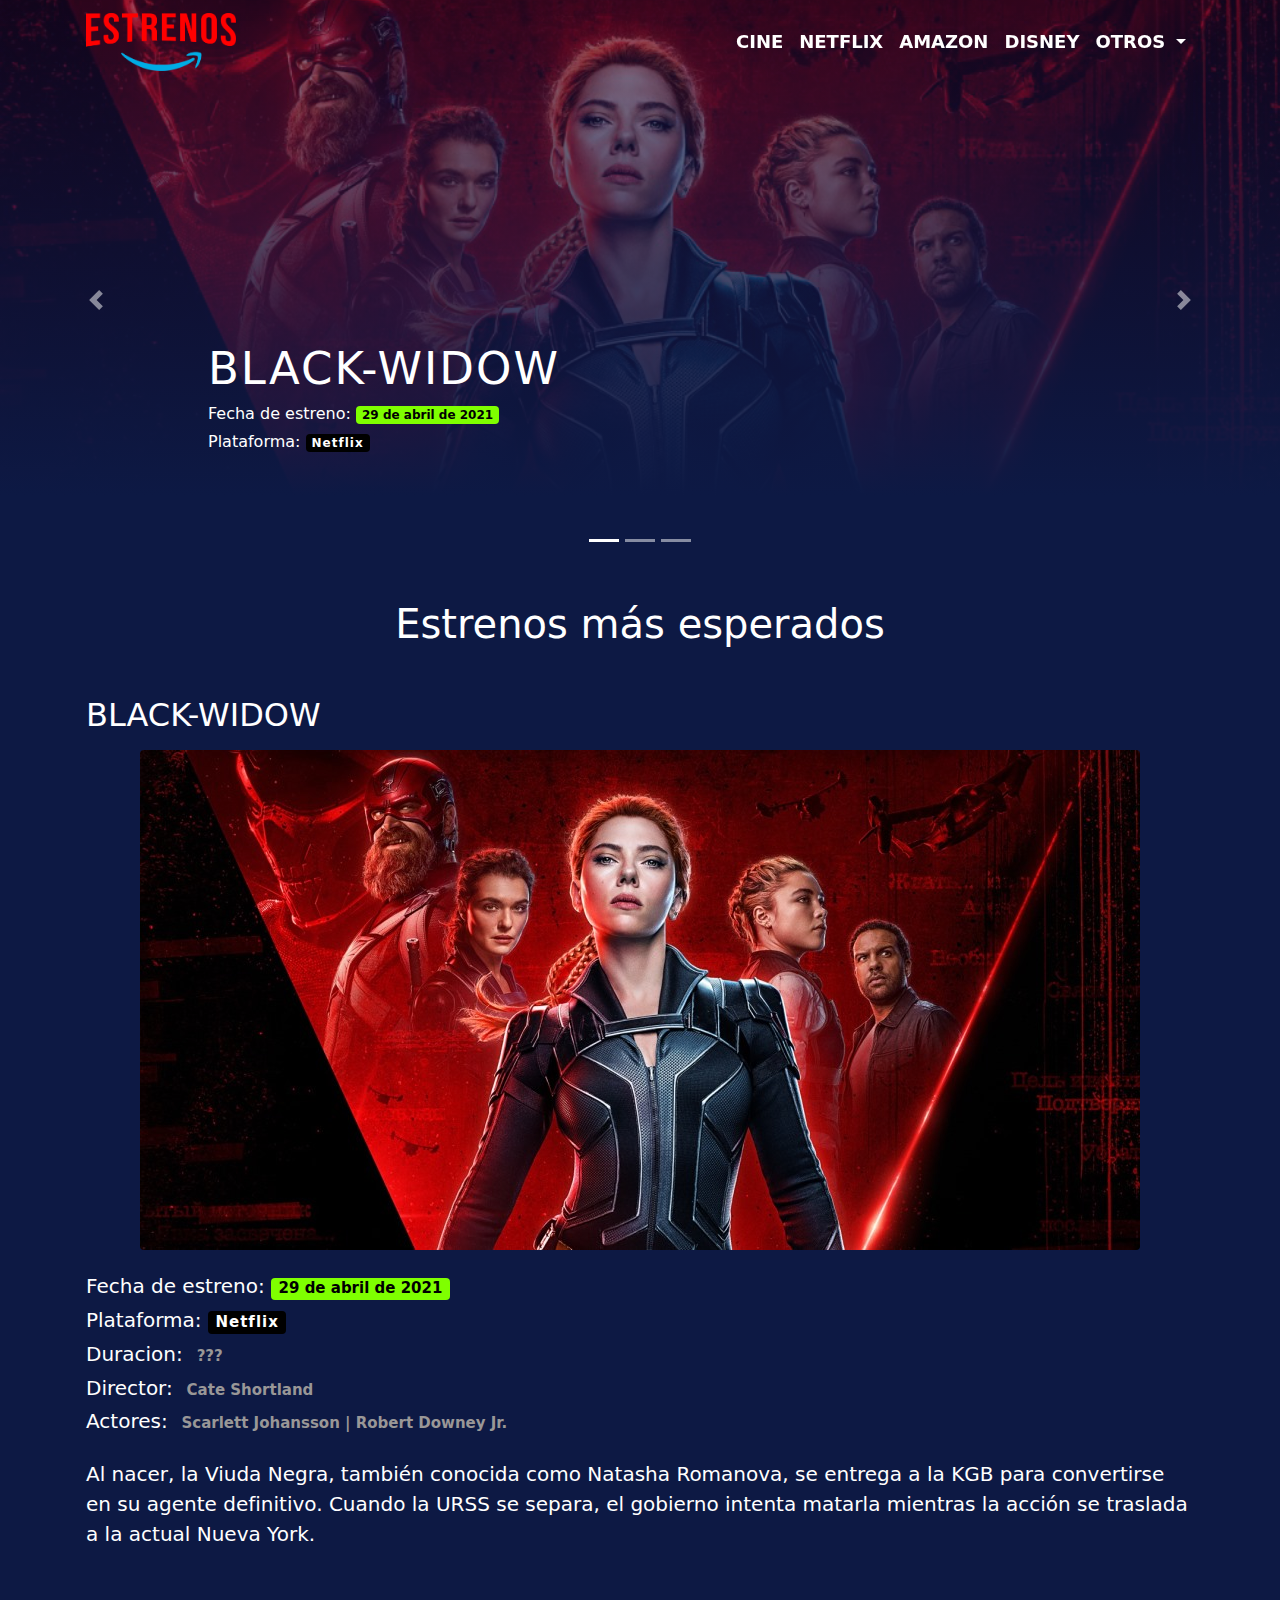
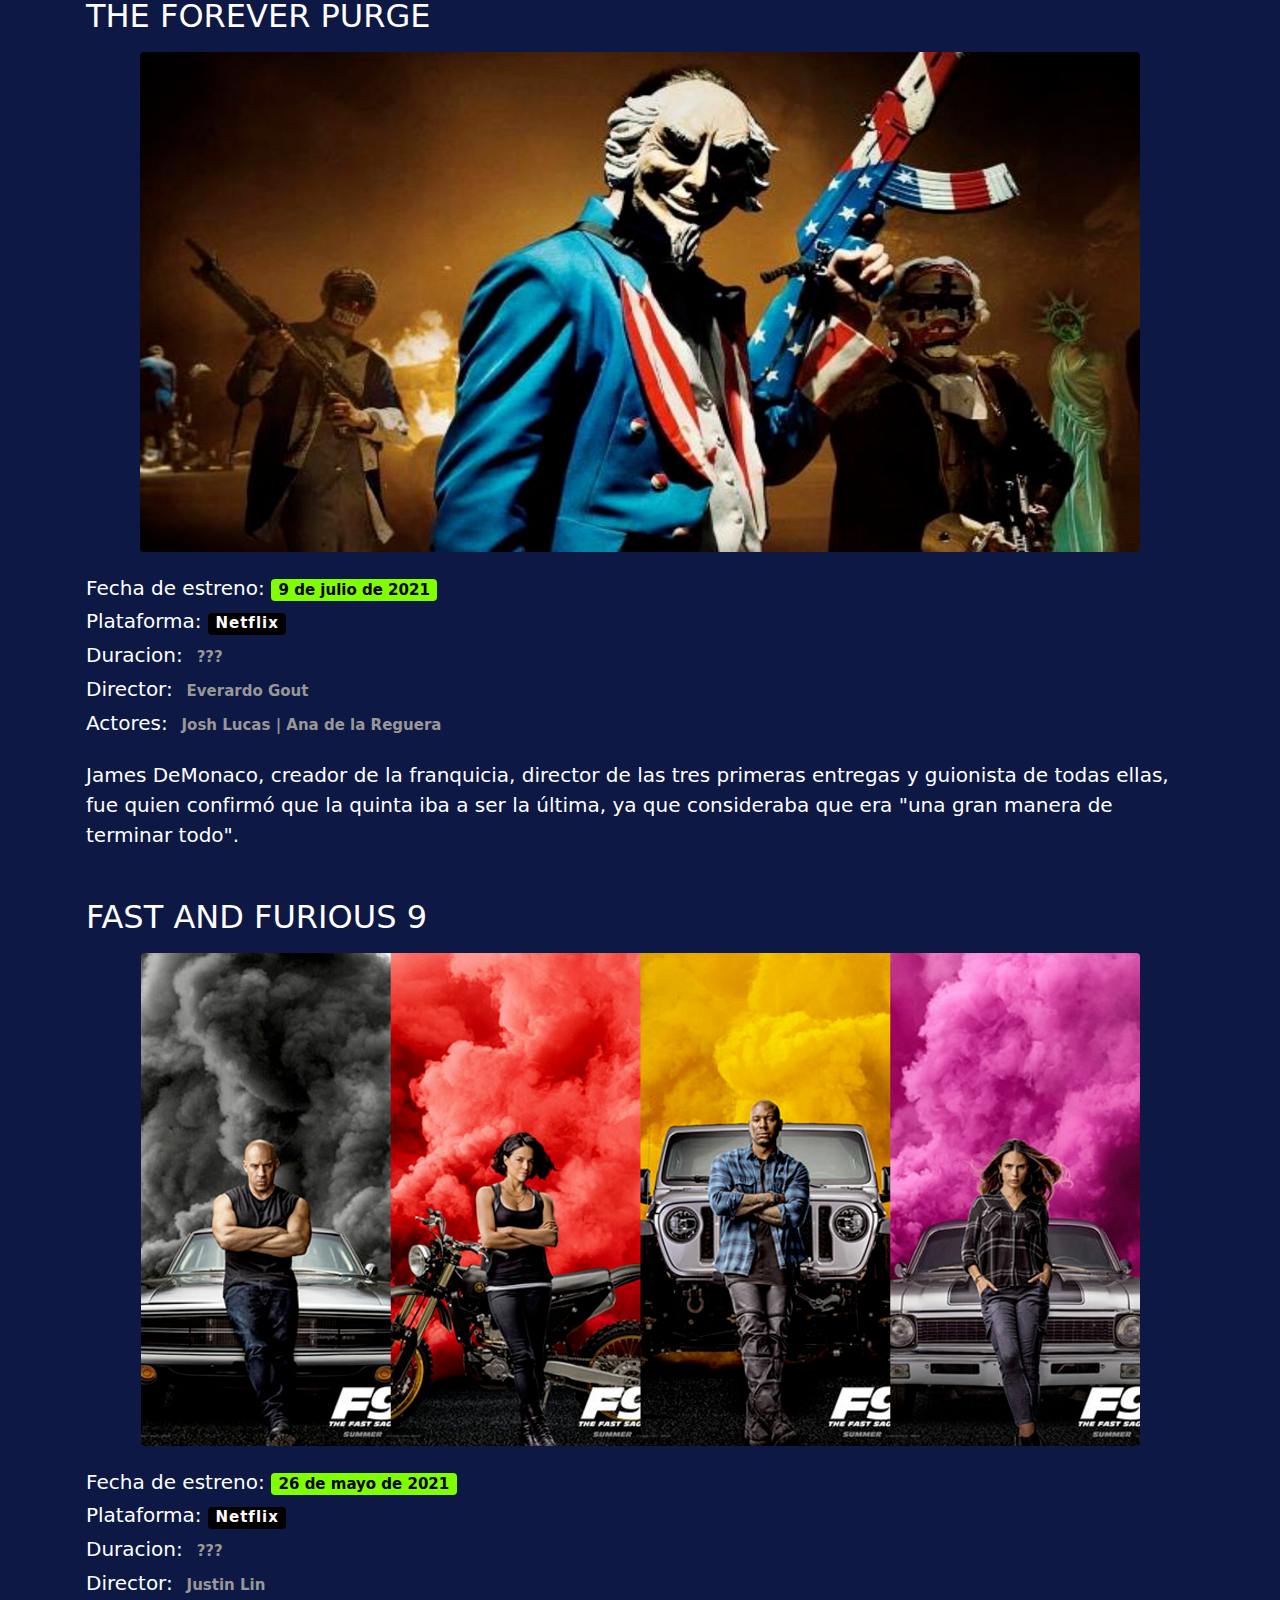
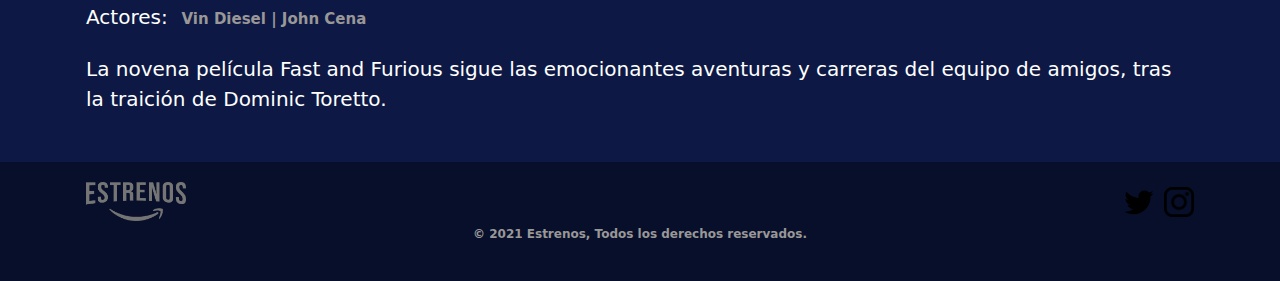
<file: index.html>
<!DOCTYPE html>
<html lang="es">
<head>
    <meta charset="UTF-8">
    <meta name="viewport" content="width=device-width, initial-scale=1.0">
    <title>EStrenos</title>
    <link rel="stylesheet" href="css/bootstrap.min.css">
    <link rel="stylesheet" href="css/style.css">
</head>
<body>

<!---------------------------------------------------------NAVBAR------------------------------------------------------------------------->

    <nav class="navbar navbar-expand-lg navbar-dark fixed-top">
        <div class="container">
            <a class="navbar-brand" href="index.html">
                <img src="img/logo.png" alt="logo" width="150px">
            </a>

            <button class="navbar-toggler" 
                type="button" 
                data-toggle="collapse"
                data-target="#navbarSuportedContent"
                aria-controls="navbarSuportedContent"
                aria-expanded="false"
                aria-label="Toogle navigation">
                
                <span class="navbar-toggler-icon"></span>
            </button>

            <div class="collapse navbar-collapse" id="navbarSuportedContent">
                <ul class="navbar-nav ml-auto">

                    <li class="nav-item"><a class="nav-link" href="cine.html">cine</a></li>

                    <li class="nav-item"><a class="nav-link" href="netflix.html">netflix</a></li>

                    <li class="nav-item"><a class="nav-link" href="amazon.html">amazon</a></li>

                    <li class="nav-item"><a class="nav-link" href="disney.html">disney</a></li>

                    <li class="nav-item dropdown">
                        <a class="nav-link dropdown-toggle" href="#" id="navbarDropdownMenuLink" data-toggle="dropdown" aria-haspopup="true" aria-expanded="false">
                          otros
                        </a>
                        <div class="dropdown-menu" aria-labelledby="navbarDropdownMenuLink">

                          <a class="dropdown-item nav-link" href="hulu.html">hulu</a>

                          <a class="dropdown-item nav-link" href="hbo.html">hbo</a>

                          <a class="dropdown-item nav-link" href="apple.html">apple-tv</a>
                        </div>
                    </li>
                </ul>
            </div>
        </div>
    </nav>


    
<!---------------------------------------------------------CAROUSELE------------------------------------------------------------------------->



    <div class="carousel slide" data-ride="carousel" id="carouselExampleIndicators">
		<ol class="carousel-indicators mb-5">
			<li class="active" data-slide-to="0" data-target="#carouselExampleIndicators"></li>
			<li data-slide-to="1" data-target="#carouselExampleIndicators"></li>
			<li data-slide-to="2" data-target="#carouselExampleIndicators"></li>
		</ol>
        <div class="carousel-inner">

            <div class="carousel-item active" >
                <img src="img/slider1.png" alt="black-widow" class="d-blok ">
                <div class="carousel-caption">
                    <div class="container">
                        <h5>black-widow</h5>
                        <h6>Fecha de estreno: <span class="badge badge-secondary" id="date">29 de abril de 2021</span></h6>
                        <h6>Plataforma: <span class="badge badge-light" id="plataforma">Netflix</span></h6>
                    </div>
                </div>
            </div>

           
            <div class="carousel-item" >
                <img src="img/slider3.png" alt="fast and furious 9" class="d-blok ">
                <div class="carousel-caption">
                    <div class="container">
                        <h5>fast and furious 9</h5>
                        <h6>Fecha de estreno: <span class="badge badge-secondary" id="date">26 de mayo de 2021</span></h6>
                        <h6>Plataforma: <span class="badge badge-secondary" id="plataforma">Netflix</span></h6>
                    </div>
                </div>
            </div>

                
            <div class="carousel-item" >
                <img src="img/slider2.png" alt="THE FOREVER PURGE" class="d-blok ">
                <div class="carousel-caption">
                    <div class="container">
                        <h5>the forever purge</h5>
                        <h6>Fecha de estreno: <span class="badge badge-secondary" id="date">9 de julio de 2021</span></h6>
                        <h6>Plataforma: <span class="badge badge-secondary" id="plataforma">Netflix</span></h6>
                    </div>
                </div>
            </div>
        
        </div><a class="carousel-control-prev" data-slide="prev" href="#carouselExampleIndicators" role="button"><span aria-hidden="true" class="carousel-control-prev-icon"></span> <span class="sr-only">Previous</span></a> <a class="carousel-control-next" data-slide="next" href="#carouselExampleIndicators" role="button"><span aria-hidden="true" class="carousel-control-next-icon"></span> <span class="sr-only">Next</span></a>

    </div>

<!--------------------------------------------------CONTENIDO PRINCIPAL----------------------------------------------------------->
    <main>
        <div class="container main">
            <section>  
                <h1 class="tPrincipal mb-5">Estrenos más esperados</h1>

                <article class="my-5">
                    <h2 class="text-uppercase">black-widow</h2>
                    <div class="mb-4">
                        <img src="img/black-widow.jpeg" alt="black-widow" class="img-fluid rounded mx-auto mb-4 mt-3 d-block">
                        
                        <h5>Fecha de estreno: <span class="badge badge-secondary" id="date">29 de abril de 2021</span></h5>

                        <h5>Plataforma: <span class="badge badge-secondary" id="plataforma">Netflix</span></h5>
                        
                        <h5>Duracion: <span class="badge badge-secondary"> ??? </span></h5>
                            
                        <h5>Director: <span class="badge badge-secondary">Cate Shortland</span></h5>

                        <h5>Actores: <span class="badge badge-secondary">Scarlett Johansson | Robert Downey Jr.</span></h5>
                    </div>
                    <blockquote class="blockquote"> 
                    <p>Al nacer, la Viuda Negra, también conocida como Natasha Romanova, se entrega a la KGB para convertirse en su agente definitivo. Cuando la URSS se separa, el gobierno intenta matarla mientras la acción se traslada a la actual Nueva York.</p>
                    </blockquote> 
                </article>

                <article class="my-5">
                    <h2 class="text-uppercase">the forever purge</h2>
                    <div class="mb-4">
                        <img src="img/the-purge.png" alt="the-forever-purge" class="img-fluid rounded mx-auto mb-4 mt-3 d-block">
                        
                        <h5>Fecha de estreno: <span class="badge badge-secondary" id="date">9 de julio de 2021</span></h5>
                        
                        <h5>Plataforma: <span class="badge badge-secondary" id="plataforma">Netflix</span></h5>

                        <h5>Duracion: <span class="badge badge-secondary"> ??? </span></h5>
                            
                        <h5>Director: <span class="badge badge-secondary">Everardo Gout</span></h5>

                        <h5>Actores: <span class="badge badge-secondary">Josh Lucas | Ana de la Reguera</span></h5>
                    </div>
                    <blockquote class="blockquote"> 
                    <p>James DeMonaco, creador de la franquicia, director de las tres primeras entregas y guionista de todas ellas, fue quien confirmó que la quinta iba a ser la última, ya que consideraba que era "una gran manera de terminar todo".</p>
                    </blockquote> 
                </article>

                <article class="my-5">
                    <h2 class="text-uppercase">fast and furious 9</h2>
                    <div class="mb-4">
                        <img src="img/FAST-AND-FURIOUS.png" alt="fast-and-furious-9" class="img-fluid rounded mx-auto mb-4 mt-3 d-block">
                        
                        <h5>Fecha de estreno: <span class="badge badge-secondary" id="date">26 de mayo de 2021</span></h5>
                        
                        <h5>Plataforma: <span class="badge badge-secondary" id="plataforma">Netflix</span></h5>

                        <h5>Duracion: <span class="badge badge-secondary"> ??? </span></h5>
                            
                        <h5>Director: <span class="badge badge-secondary">Justin Lin</span></h5>

                        <h5>Actores: <span class="badge badge-secondary">Vin Diesel | John Cena</span></h5>
                    </div>
                    <blockquote class="blockquote"> 
                    <p>La novena película Fast and Furious sigue las emocionantes aventuras y carreras del equipo de amigos, tras la traición de Dominic Toretto.</p>
                    </blockquote> 
                </article>
            </section>
        </div>
    </main>

    <footer>
        <div class="container footer">
            <div>
                <a href=""><img src="img/logoBN.png" alt="logo" width="100px"></a>
            </div>
            <div class="redes">
                <a href=""><img src="img/twitter.png" alt="" width="30px" height="30px"></a>
                <a href=""><img src="img/instagram.png" alt="" width="30px" height="30px"></a>
            </div>
        </div>
        <p class="derechos"><span class="badge badge-secondary">© 2021 Estrenos, Todos los derechos reservados.</span></p>
    </footer>



    <script src="js/jquery-3.5.1.min.js"></script>
    <script src="js/popper.min.js"></script>
    <script src="js/bootstrap.min.js"></script>
    <script src="js/scroll.js"></script>
</body>
</html>
</file>
<file: css/style.css>
body{
    background-color: #0d1944;
}
span{
    color: rgb(153, 151, 151) !important;
}

/*-----------------------navbar-------------------------*/

.navbar-nav a {
	font-size: 18px;
	text-transform: uppercase;
	font-weight: bold;
}
.navbar-dark .navbar-nav .nav-link {
	color: #fff !important;
}
.navbar-dark .navbar-nav .nav-link:hover{
	color: #4464d8 !important;
}

.dropdown-menu{
    background-color: #0d1944;
    padding: 10px;
}
.dropdown-menu a{
    color: #fff;
}
.dropdown-menu a:hover{
    background-color: #070f2b;
    color: #fff;
    text-shadow: .01px .01px;
}

.navbar-dark{
    background: transparent !important;
    transition: 0.5s ease;
    }
.navbar-dark.scrolled{
     background: #070f2b !important;
}

/*-----------------------carousel-------------------------*/

.carousel-inner{
    height: 600px;
}
.carousel-inner img {
    width: 100%;
    height: 100%;
    object-fit: cover;
    -webkit-user-drag: none;
    -khtml-user-drag: none;
    user-select: none;
}
.carousel-item:before{
    content: "";
    width: 100%;
    min-height: 100vh;
    position: absolute;
    top: 0;
    left: 0;
    background: linear-gradient( #f001 , #0d1944 55%);
    z-index: 1;
}
.carousel-item{
    height: 100%;
}
.carousel-caption{
    bottom: 120px;
    z-index: 5;
    text-align: start;
}
.carousel-caption h5 {
	font-size: 45px;
	text-transform: uppercase;
	letter-spacing: 2px;
	margin-top: 25px;
}
.carousel-caption p {
	font-size: 18px;
	line-height: 1.9;
}

/*-----------------------main-------------------------*/
main{
    color: #fff;
}
.tPrincipal{
    text-align: center;

}
#date{
    background-color: chartreuse;
    color: #000 !important;
}
#plataforma{
    background-color: #000;
    color: #fff !important;
    letter-spacing: 1px;
}

.main.scrolled{
    border-right:  2px solid #070f2b;
    border-left:   2px solid #070f2b;
    border-bottom:   2px solid #070f2b;
}

/*-----------------------footer-------------------------*/
footer{
    padding: 20px;
    background: #070f2b;
    margin-top: 10px;
}
.footer{
    display: flex;
    align-items: center;
    justify-content: space-between;
}
.redes{
    margin-left: 10px;
    display: flex;
}
.redes img{
    margin-left: 10px;
}
.derechos{
text-align: center;
}


/*-----------------------responsive-------------------------*/

@media only screen and (max-width:991px) {
    .navbar-nav.ml-auto{
        background: #070f2b !important;
        padding: 10px;

    }
}
</file>
